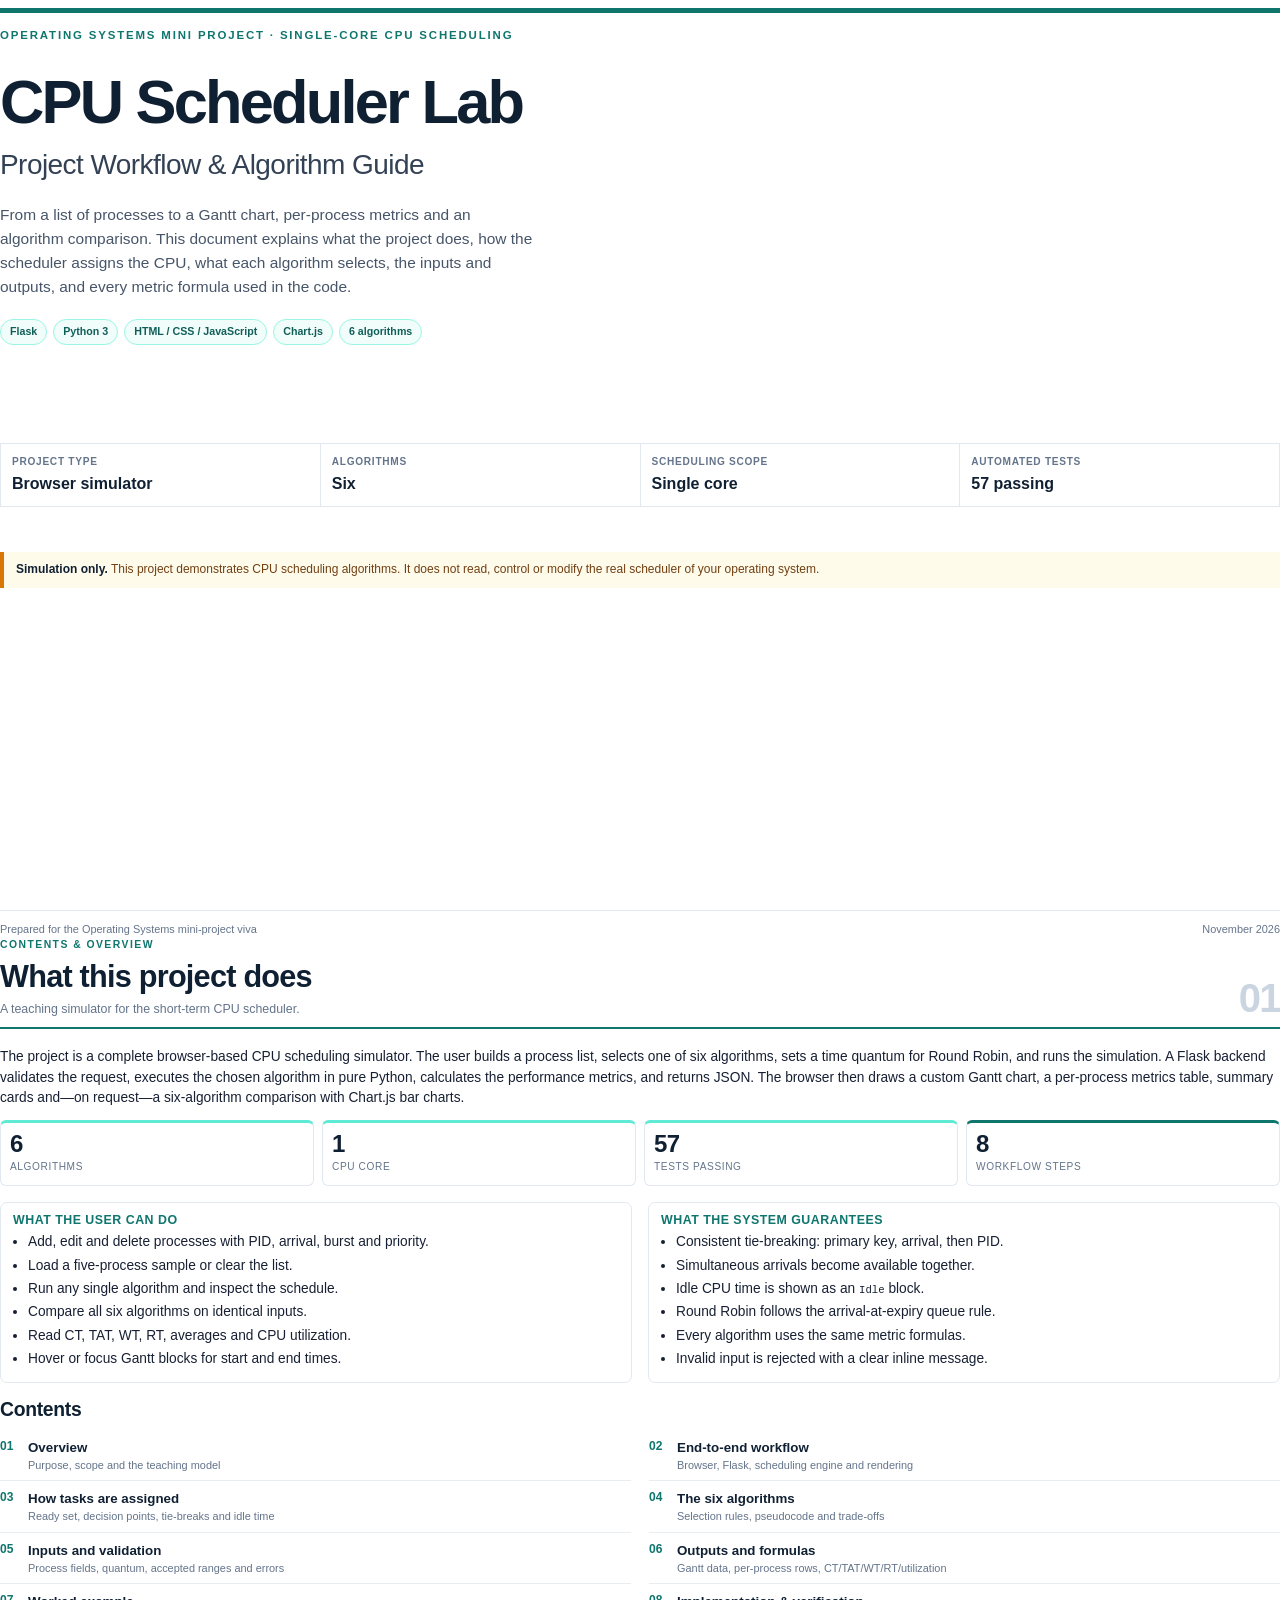
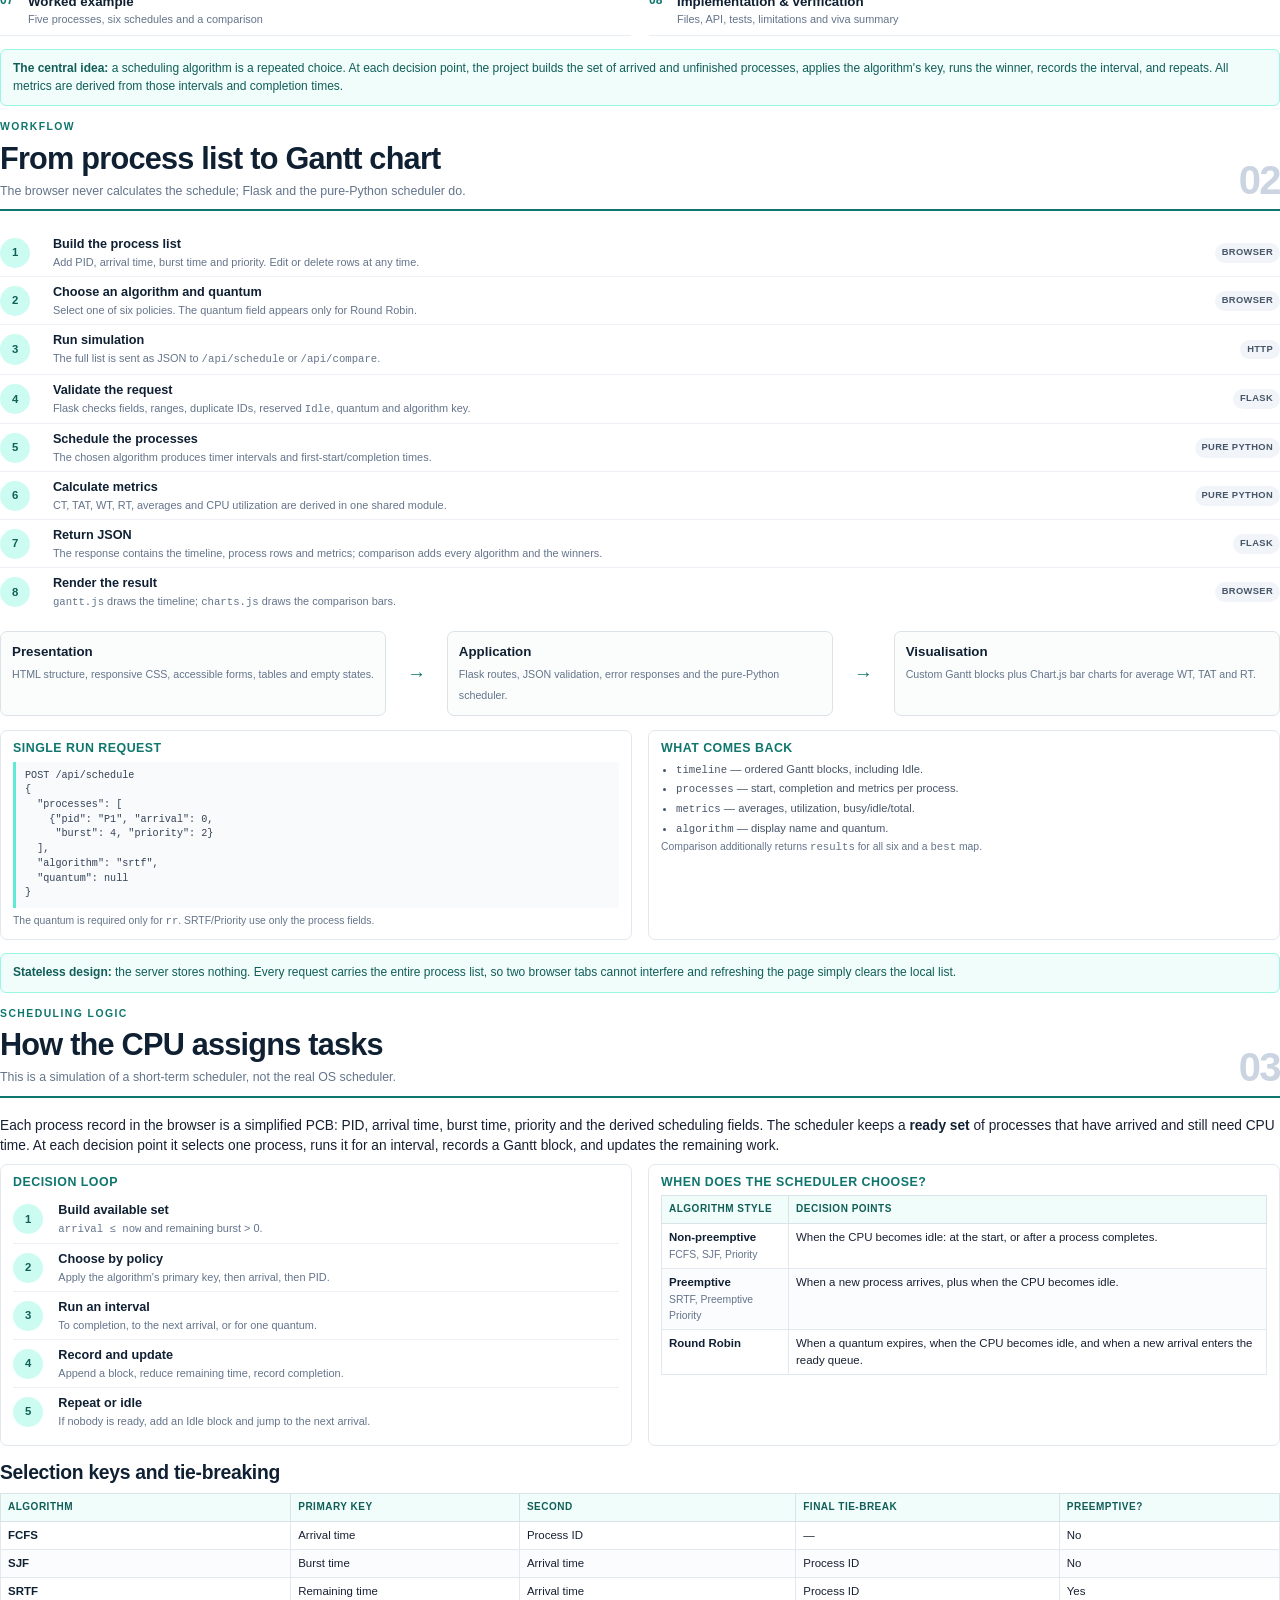
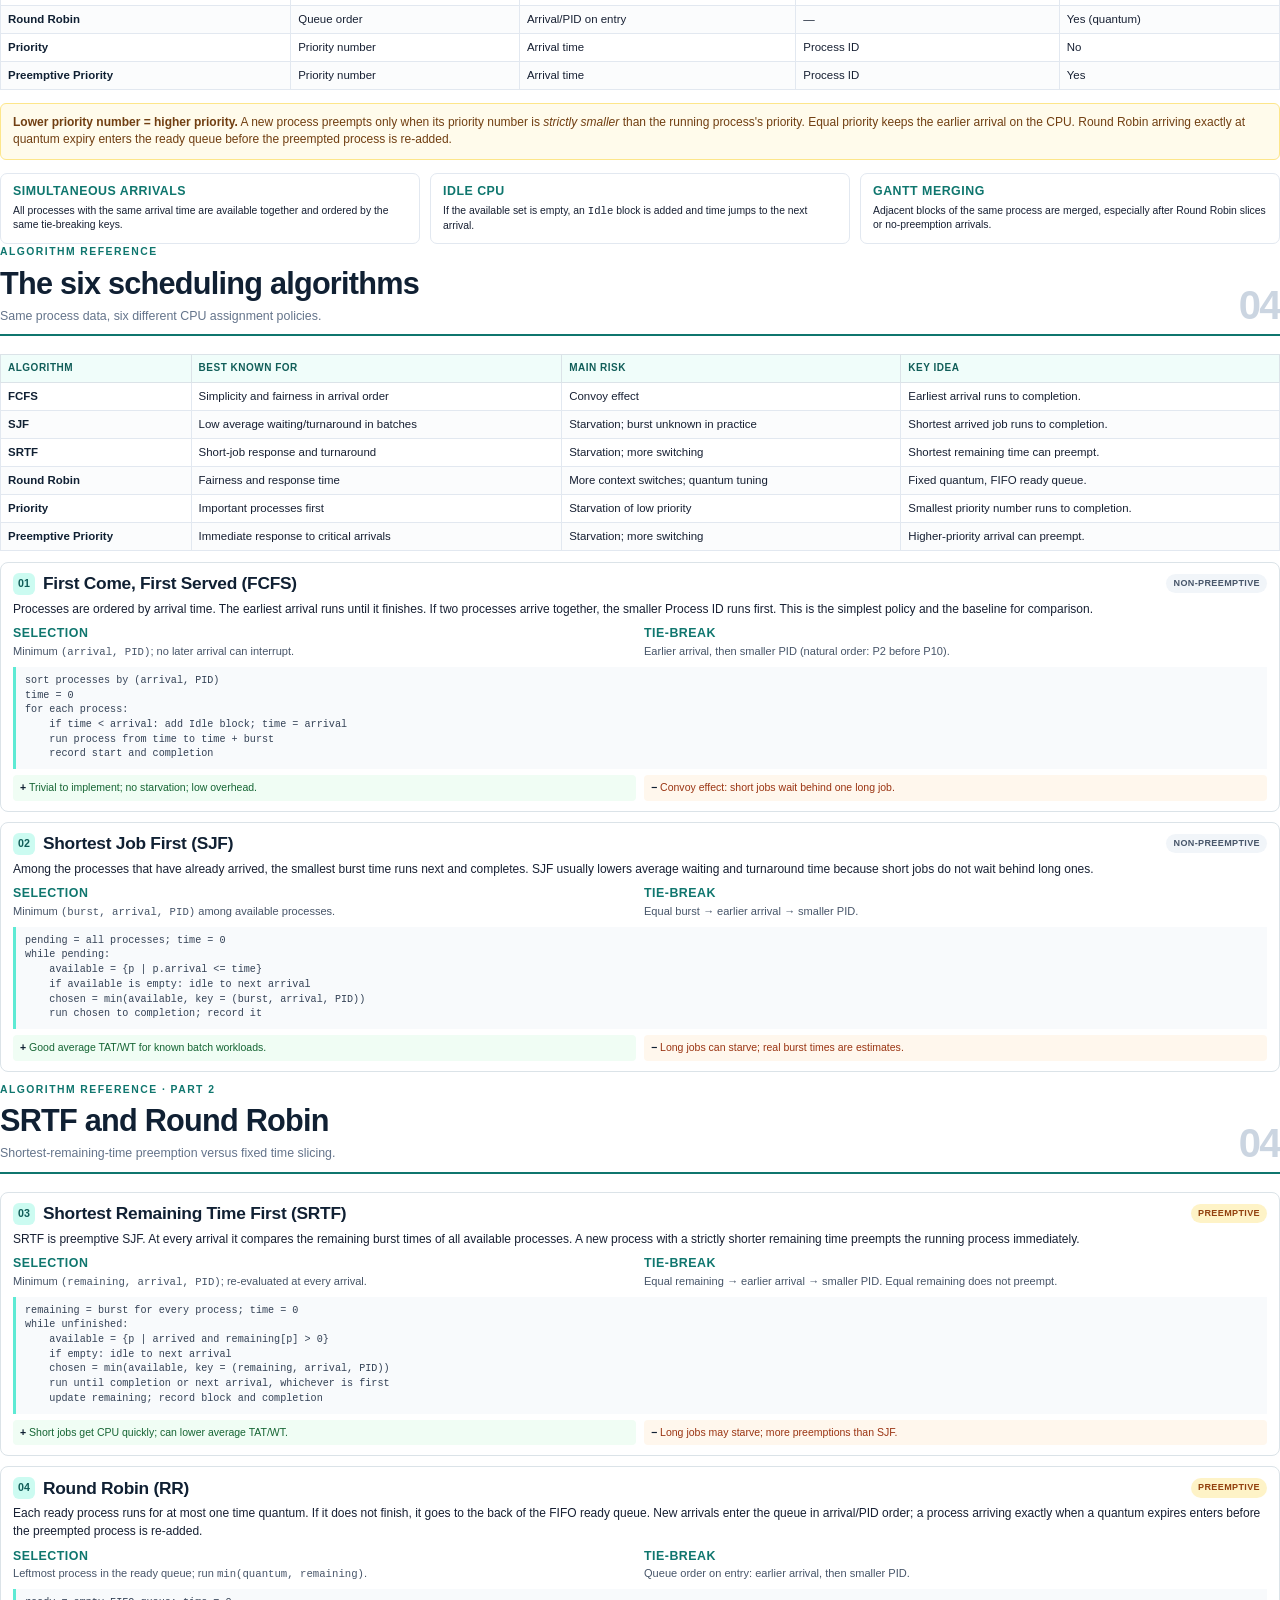
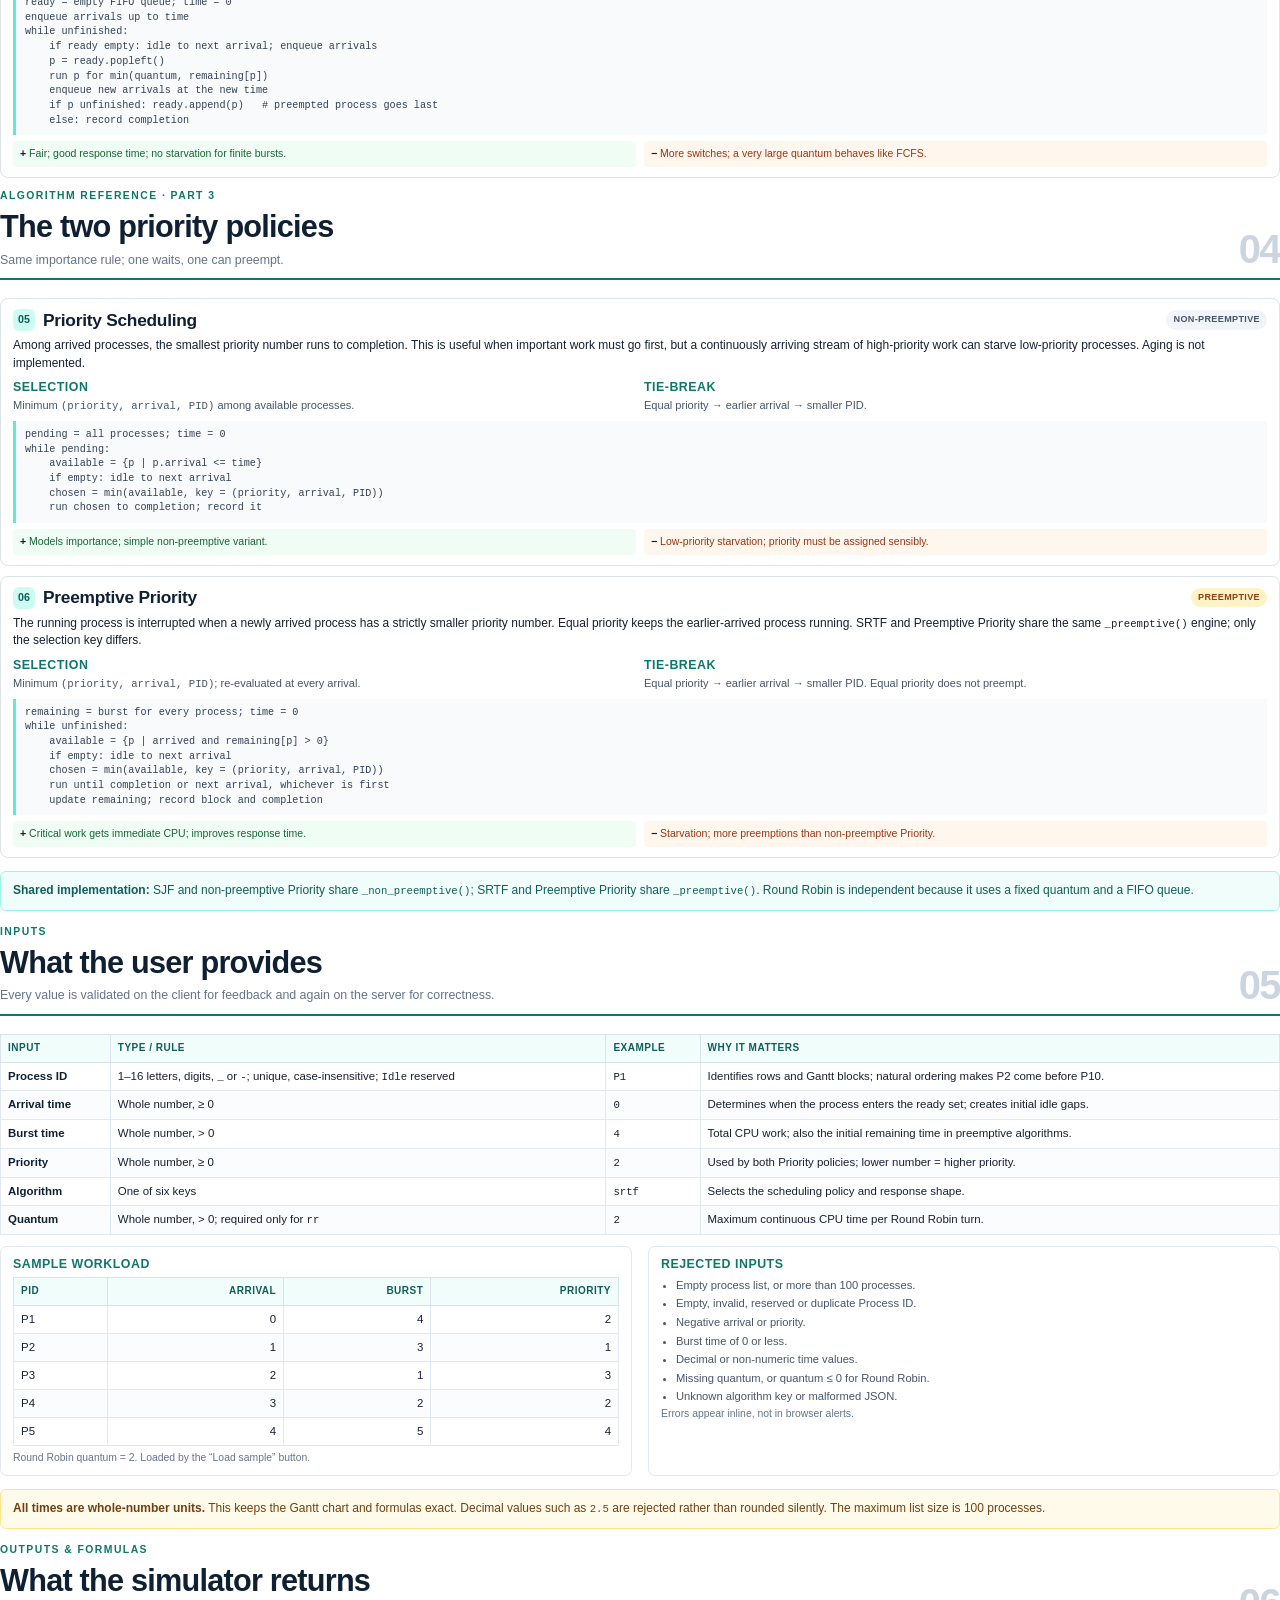
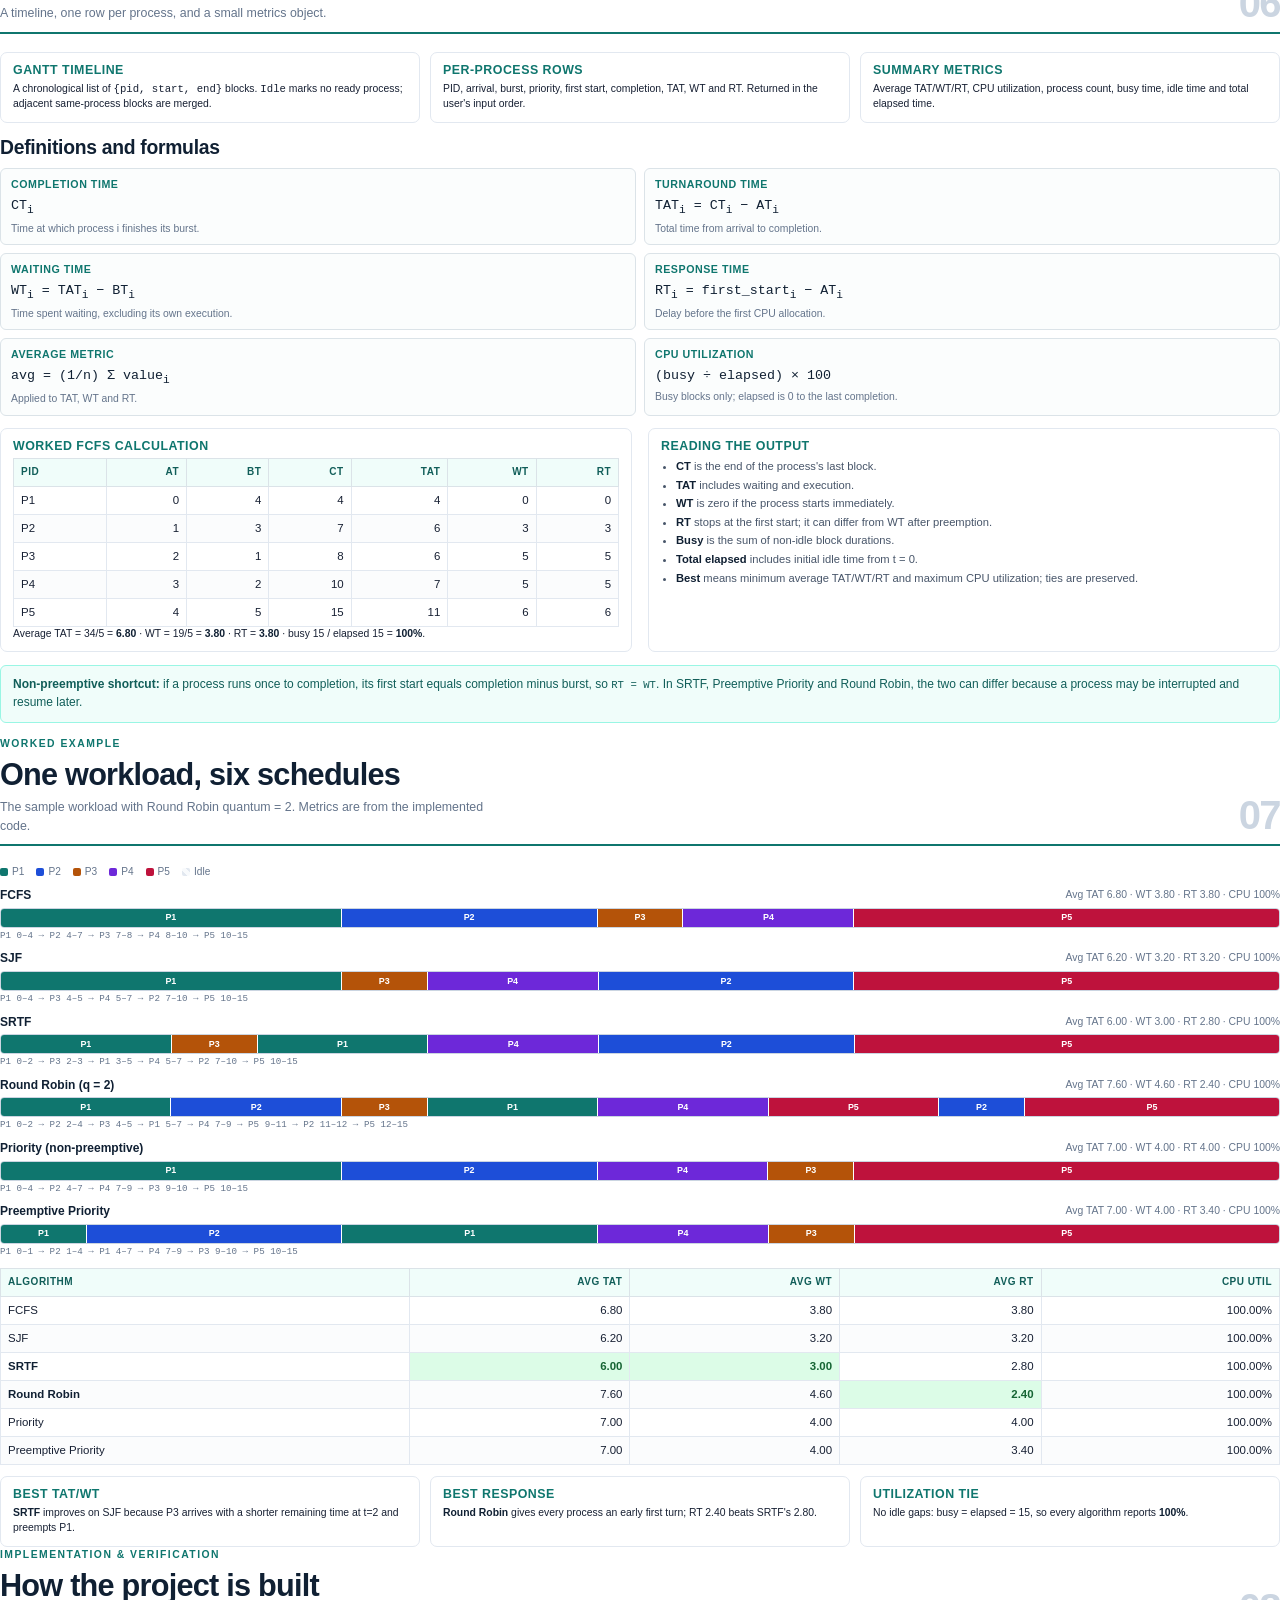
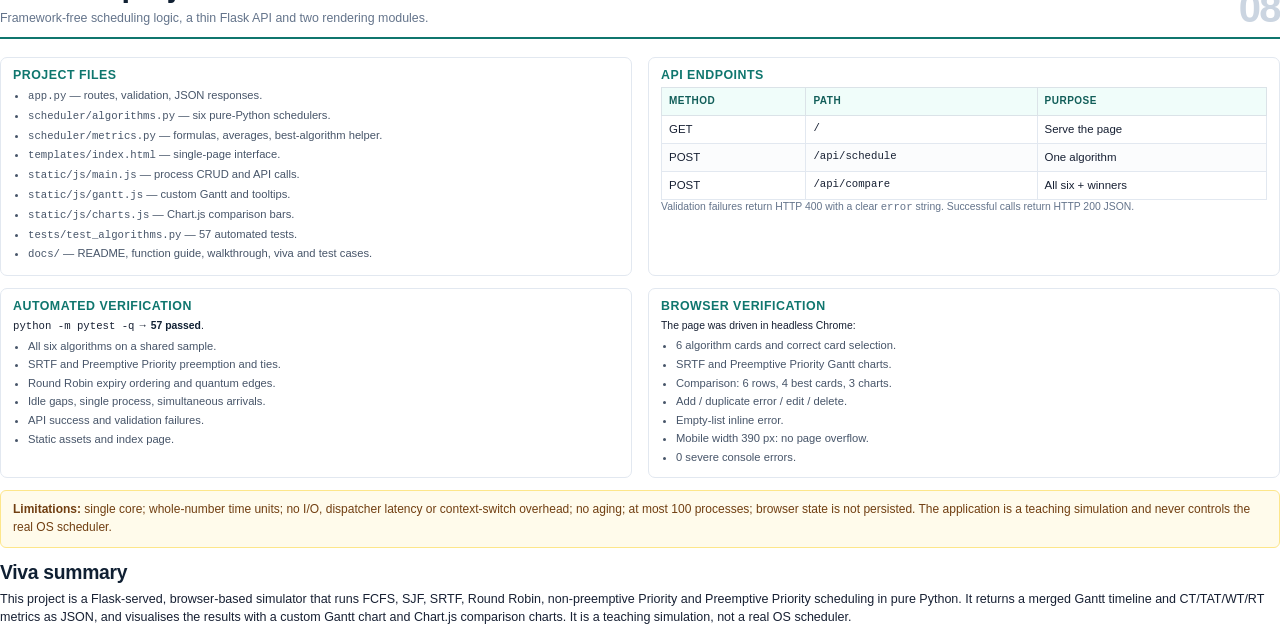
<file: docs/CPU_Scheduler_Project_Workflow.html>
<!DOCTYPE html>
<html lang="en">
<head>
<meta charset="UTF-8">
<title>CPU Scheduler Lab — Project Workflow</title>
<style>
    @page {
        size: A4;
        margin: 17mm 16mm 17mm 16mm;
    }

    * { box-sizing: border-box; }

    html, body {
        margin: 0;
        padding: 0;
        background: #ffffff;
        color: #172033;
        font-family: "Segoe UI", "Helvetica Neue", Arial, sans-serif;
        font-size: 10.3pt;
        line-height: 1.48;
        -webkit-print-color-adjust: exact;
        print-color-adjust: exact;
    }

    h1, h2, h3, h4, p { margin-top: 0; }
    h1, h2, h3, h4 { color: #102033; line-height: 1.18; }
    h2 { font-size: 23pt; letter-spacing: -0.025em; margin-bottom: 6px; }
    h3 { font-size: 14.5pt; letter-spacing: -0.015em; margin-bottom: 5px; }
    h4 { font-size: 9.3pt; letter-spacing: 0.04em; text-transform: uppercase; color: #0f766e; margin: 0 0 3px; }
    p { margin-bottom: 8px; }
    strong { color: #102033; }
    code, pre { font-family: "Cascadia Code", Consolas, "Courier New", monospace; }

    .muted { color: #64748b; }
    .small { font-size: 8.7pt; }
    .tiny { font-size: 7.8pt; line-height: 1.4; }
    .teal { color: #0f766e; }
    .amber { color: #b45309; }
    .nowrap { white-space: nowrap; }

    .new-page { break-before: page; }
    .avoid { break-inside: avoid; }
    .section-head {
        display: flex;
        align-items: flex-end;
        justify-content: space-between;
        gap: 18px;
        border-bottom: 2px solid #0f766e;
        padding-bottom: 9px;
        margin-bottom: 18px;
    }
    .section-head .left { max-width: 132mm; }
    .section-kicker {
        display: block;
        color: #0f766e;
        font-size: 7.8pt;
        font-weight: 800;
        letter-spacing: 0.14em;
        text-transform: uppercase;
        margin-bottom: 5px;
    }
    .section-head p { margin: 0; color: #64748b; font-size: 9.3pt; }
    .section-number {
        color: #cbd5e1;
        font-size: 30pt;
        font-weight: 800;
        letter-spacing: -0.04em;
        line-height: 1;
        white-space: nowrap;
    }

    /* Cover */
    .cover {
        height: 248mm;
        display: flex;
        flex-direction: column;
        justify-content: space-between;
        padding: 2mm 0 0;
    }
    .cover-top {
        border-top: 5px solid #0f766e;
        padding-top: 14px;
    }
    .cover-eyebrow {
        color: #0f766e;
        font-size: 8.6pt;
        font-weight: 800;
        letter-spacing: 0.16em;
        text-transform: uppercase;
        margin-bottom: 28px;
    }
    .cover h1 {
        font-size: 46pt;
        letter-spacing: -0.045em;
        line-height: 0.98;
        margin-bottom: 12px;
    }
    .cover .subtitle {
        font-size: 21pt;
        font-weight: 300;
        letter-spacing: -0.02em;
        color: #334155;
        margin-bottom: 18px;
    }
    .cover .intro {
        max-width: 142mm;
        color: #475569;
        font-size: 11.6pt;
        line-height: 1.55;
    }
    .cover-chips { display: flex; flex-wrap: wrap; gap: 6px; margin-top: 20px; }
    .chip {
        display: inline-block;
        padding: 4px 9px;
        border: 1px solid #99f6e4;
        border-radius: 999px;
        background: #f0fdfa;
        color: #115e59;
        font-size: 8pt;
        font-weight: 700;
    }
    .cover-mid { margin-top: 26mm; }
    .cover-meta {
        display: grid;
        grid-template-columns: repeat(4, 1fr);
        gap: 1px;
        border: 1px solid #e2e8f0;
        background: #e2e8f0;
        margin-top: 15mm;
    }
    .cover-meta div { background: #ffffff; padding: 10px 11px; }
    .cover-meta span {
        display: block;
        color: #64748b;
        font-size: 7.6pt;
        font-weight: 800;
        letter-spacing: 0.07em;
        text-transform: uppercase;
        margin-bottom: 3px;
    }
    .cover-meta strong { font-size: 12pt; }
    .disclaimer {
        margin-top: 12mm;
        padding: 9px 12px;
        border-left: 4px solid #d97706;
        background: #fffbeb;
        color: #713f12;
        font-size: 9pt;
    }
    .cover-bottom {
        border-top: 1px solid #e2e8f0;
        padding-top: 10px;
        display: flex;
        justify-content: space-between;
        gap: 20px;
        color: #64748b;
        font-size: 8.2pt;
    }

    /* Contents */
    .toc {
        display: grid;
        grid-template-columns: 1fr 1fr;
        gap: 0 18px;
        margin-top: 8px;
    }
    .toc-item {
        display: flex;
        gap: 10px;
        padding: 8px 0;
        border-bottom: 1px solid #e8edf2;
        break-inside: avoid;
    }
    .toc-num { color: #0f766e; font-weight: 800; font-size: 9pt; width: 18px; flex-shrink: 0; }
    .toc-item strong { display: block; font-size: 10pt; }
    .toc-item span { display: block; color: #64748b; font-size: 8.2pt; line-height: 1.35; }
    .callout {
        margin: 13px 0;
        padding: 10px 12px;
        border: 1px solid #99f6e4;
        border-radius: 6px;
        background: #f0fdfa;
        color: #115e59;
        font-size: 9pt;
    }
    .callout strong { color: #115e59; }
    .callout.amber {
        border-color: #fde68a;
        background: #fffbeb;
        color: #713f12;
    }
    .callout.amber strong { color: #713f12; }

    .stat-grid { display: grid; grid-template-columns: repeat(4, 1fr); gap: 8px; margin: 12px 0 16px; }
    .stat {
        border: 1px solid #e2e8f0;
        border-top: 3px solid #5eead4;
        border-radius: 6px;
        padding: 8px 9px;
        background: #ffffff;
    }
    .stat strong { display: block; font-size: 18pt; letter-spacing: -0.03em; line-height: 1.05; }
    .stat span { color: #64748b; font-size: 7.6pt; text-transform: uppercase; letter-spacing: 0.06em; }
    .stat.accent { border-top-color: #0f766e; }

    /* Pipelines */
    .pipeline { margin: 8px 0 10px; }
    .pipe-row {
        display: grid;
        grid-template-columns: 10mm 1fr 34mm;
        gap: 4mm;
        align-items: center;
        padding: 6px 0;
        border-bottom: 1px solid #edf1f5;
        break-inside: avoid;
    }
    .pipe-row:last-child { border-bottom: none; }
    .pipe-num {
        width: 8mm;
        height: 8mm;
        border-radius: 50%;
        background: #ccfbf1;
        color: #115e59;
        font-weight: 800;
        font-size: 8.5pt;
        display: flex;
        align-items: center;
        justify-content: center;
    }
    .pipe-row strong { display: block; font-size: 9.5pt; }
    .pipe-row p { margin: 0; color: #64748b; font-size: 8.2pt; }
    .pipe-tag {
        justify-self: end;
        padding: 3px 7px;
        border-radius: 999px;
        background: #f1f5f9;
        color: #475569;
        font-size: 7pt;
        font-weight: 800;
        letter-spacing: 0.04em;
        text-transform: uppercase;
    }

    .layers {
        display: grid;
        grid-template-columns: 1fr 16mm 1fr 16mm 1fr;
        gap: 0;
        align-items: stretch;
        margin: 14px 0;
        break-inside: avoid;
    }
    .layer {
        border: 1px solid #dbe3e8;
        border-radius: 7px;
        padding: 10px 11px;
        background: #fbfdfd;
    }
    .layer strong { display: block; font-size: 10pt; margin-bottom: 3px; }
    .layer span { color: #64748b; font-size: 8pt; line-height: 1.35; }
    .layer-arrow {
        display: flex;
        align-items: center;
        justify-content: center;
        color: #0f766e;
        font-size: 14pt;
        font-weight: 700;
    }

    .two-col { display: grid; grid-template-columns: 1fr 1fr; gap: 16px; }
    .three-col { display: grid; grid-template-columns: repeat(3, 1fr); gap: 10px; }
    .panel {
        border: 1px solid #e2e8f0;
        border-radius: 7px;
        padding: 10px 12px;
        background: #ffffff;
        break-inside: avoid;
    }
    .panel h4 { margin-bottom: 5px; }
    .panel p:last-child, .panel ul:last-child { margin-bottom: 0; }
    .panel ul { margin: 4px 0 0 15px; padding: 0; }
    .panel li { margin-bottom: 3px; }

    /* Tables */
    table {
        width: 100%;
        border-collapse: collapse;
        margin: 8px 0 11px;
        font-size: 8.6pt;
        break-inside: avoid;
    }
    th {
        background: #f0fdfa;
        color: #115e59;
        font-size: 7.5pt;
        letter-spacing: 0.05em;
        text-transform: uppercase;
        text-align: left;
        padding: 6px 7px;
        border: 1px solid #dbe3e8;
    }
    td { padding: 5px 7px; border: 1px solid #e2e8f0; vertical-align: top; }
    tbody tr:nth-child(even) td { background: #fbfcfd; }
    td.num, th.num { text-align: right; font-variant-numeric: tabular-nums; }
    .best { background: #dcfce7 !important; color: #166534; font-weight: 700; }
    .mono { font-family: "Cascadia Code", Consolas, monospace; font-size: 8pt; }

    /* Algorithms */
    .algo-block {
        border: 1px solid #dbe3e8;
        border-radius: 8px;
        padding: 10px 12px;
        margin-bottom: 10px;
        background: #ffffff;
        break-inside: avoid;
    }
    .algo-head {
        display: flex;
        align-items: center;
        gap: 8px;
        margin-bottom: 6px;
    }
    .algo-num {
        display: inline-flex;
        align-items: center;
        justify-content: center;
        width: 22px;
        height: 22px;
        border-radius: 6px;
        background: #ccfbf1;
        color: #115e59;
        font-size: 8pt;
        font-weight: 800;
    }
    .algo-head h3 { margin: 0; font-size: 13pt; }
    .algo-type {
        margin-left: auto;
        padding: 3px 7px;
        border-radius: 999px;
        background: #fef3c7;
        color: #92400e;
        font-size: 6.8pt;
        font-weight: 800;
        letter-spacing: 0.04em;
        text-transform: uppercase;
        white-space: nowrap;
    }
    .algo-type.nonpreemptive { background: #f1f5f9; color: #475569; }
    .algo-block p { font-size: 9pt; }
    .algo-meta { display: grid; grid-template-columns: 1fr 1fr; gap: 8px; margin: 6px 0; }
    .algo-meta h4 { margin-bottom: 2px; }
    .algo-meta p { margin: 0; color: #475569; font-size: 8.3pt; }
    pre {
        margin: 6px 0;
        padding: 7px 9px;
        border-left: 3px solid #5eead4;
        background: #f8fafc;
        color: #334155;
        font-size: 7.6pt;
        line-height: 1.45;
        white-space: pre-wrap;
        break-inside: avoid;
    }
    .tradeoff { display: grid; grid-template-columns: 1fr 1fr; gap: 8px; margin-top: 5px; }
    .tradeoff div { padding: 5px 7px; border-radius: 4px; font-size: 7.9pt; }
    .tradeoff .plus { background: #f0fdf4; color: #166534; }
    .tradeoff .minus { background: #fff7ed; color: #9a3412; }

    /* Gantt */
    .schedule { margin-bottom: 8px; break-inside: avoid; }
    .schedule-title { display: flex; justify-content: space-between; gap: 10px; margin-bottom: 3px; }
    .schedule-title strong { font-size: 9pt; }
    .schedule-title span { color: #64748b; font-size: 7.8pt; }
    .gantt {
        display: flex;
        height: 20px;
        border: 1px solid #cbd5e1;
        border-radius: 4px;
        overflow: hidden;
        background: #f8fafc;
    }
    .gantt div {
        display: flex;
        align-items: center;
        justify-content: center;
        color: #ffffff;
        font-size: 6.7pt;
        font-weight: 700;
        border-right: 1px solid #ffffff;
        flex-basis: 0;
        min-width: 12px;
        overflow: hidden;
        white-space: nowrap;
    }
    .gantt div:last-child { border-right: none; }
    .p1 { background: #0f766e; }
    .p2 { background: #1d4ed8; }
    .p3 { background: #b45309; }
    .p4 { background: #6d28d9; }
    .p5 { background: #be123c; }
    .idle { background: repeating-linear-gradient(45deg, #e2e8f0, #e2e8f0 4px, #f8fafc 4px, #f8fafc 8px) !important; color: #475569 !important; }
    .timeline-text {
        margin-top: 2px;
        color: #64748b;
        font-family: "Cascadia Code", Consolas, monospace;
        font-size: 6.9pt;
        line-height: 1.35;
    }

    /* Misc */
    .formula-grid { display: grid; grid-template-columns: 1fr 1fr; gap: 8px; margin: 8px 0 12px; }
    .formula {
        border: 1px solid #dbe3e8;
        border-radius: 6px;
        padding: 8px 10px;
        background: #fbfdfd;
        break-inside: avoid;
    }
    .formula strong { display: block; color: #0f766e; font-size: 8pt; letter-spacing: 0.05em; text-transform: uppercase; margin-bottom: 2px; }
    .formula code { font-size: 10pt; color: #102033; }
    .formula span { display: block; color: #64748b; font-size: 7.8pt; margin-top: 3px; }
    .legend { display: flex; flex-wrap: wrap; gap: 4px 12px; margin: 4px 0 8px; }
    .legend span { display: inline-flex; align-items: center; gap: 4px; color: #64748b; font-size: 7.6pt; }
    .dot { width: 8px; height: 8px; border-radius: 2px; display: inline-block; }
    .footer-note {
        margin-top: 12px;
        padding-top: 7px;
        border-top: 1px solid #e2e8f0;
        color: #94a3b8;
        font-size: 7.4pt;
    }
    .source-list { margin: 5px 0 0 15px; padding: 0; color: #475569; font-size: 8.4pt; }
    .source-list li { margin-bottom: 2px; }
    .keep-together { break-inside: avoid; }
</style>
</head>
<body>

<!-- ============================== COVER ============================== -->
<section class="cover">
    <div>
        <div class="cover-top">
            <div class="cover-eyebrow">Operating Systems Mini Project · Single-Core CPU Scheduling</div>
            <h1>CPU Scheduler Lab</h1>
            <div class="subtitle">Project Workflow &amp; Algorithm Guide</div>
            <p class="intro">
                From a list of processes to a Gantt chart, per-process metrics and an algorithm comparison.
                This document explains what the project does, how the scheduler assigns the CPU, what each
                algorithm selects, the inputs and outputs, and every metric formula used in the code.
            </p>
            <div class="cover-chips">
                <span class="chip">Flask</span>
                <span class="chip">Python 3</span>
                <span class="chip">HTML / CSS / JavaScript</span>
                <span class="chip">Chart.js</span>
                <span class="chip">6 algorithms</span>
            </div>
        </div>

        <div class="cover-mid">
            <div class="cover-meta">
                <div><span>Project type</span><strong>Browser simulator</strong></div>
                <div><span>Algorithms</span><strong>Six</strong></div>
                <div><span>Scheduling scope</span><strong>Single core</strong></div>
                <div><span>Automated tests</span><strong>57 passing</strong></div>
            </div>
            <div class="disclaimer">
                <strong>Simulation only.</strong> This project demonstrates CPU scheduling algorithms.
                It does not read, control or modify the real scheduler of your operating system.
            </div>
        </div>
    </div>

    <div class="cover-bottom">
        <span>Prepared for the Operating Systems mini-project viva</span>
        <span>November 2026</span>
    </div>
</section>

<!-- ============================ CONTENTS ============================= -->
<section class="new-page">
    <div class="section-head">
        <div class="left">
            <span class="section-kicker">Contents &amp; overview</span>
            <h2>What this project does</h2>
            <p>A teaching simulator for the short-term CPU scheduler.</p>
        </div>
        <div class="section-number">01</div>
    </div>

    <p>
        The project is a complete browser-based CPU scheduling simulator. The user builds a process list,
        selects one of six algorithms, sets a time quantum for Round Robin, and runs the simulation.
        A Flask backend validates the request, executes the chosen algorithm in pure Python, calculates
        the performance metrics, and returns JSON. The browser then draws a custom Gantt chart, a
        per-process metrics table, summary cards and—on request—a six-algorithm comparison with Chart.js
        bar charts.
    </p>

    <div class="stat-grid">
        <div class="stat"><strong>6</strong><span>algorithms</span></div>
        <div class="stat"><strong>1</strong><span>CPU core</span></div>
        <div class="stat"><strong>57</strong><span>tests passing</span></div>
        <div class="stat accent"><strong>8</strong><span>workflow steps</span></div>
    </div>

    <div class="two-col">
        <div class="panel">
            <h4>What the user can do</h4>
            <ul>
                <li>Add, edit and delete processes with PID, arrival, burst and priority.</li>
                <li>Load a five-process sample or clear the list.</li>
                <li>Run any single algorithm and inspect the schedule.</li>
                <li>Compare all six algorithms on identical inputs.</li>
                <li>Read CT, TAT, WT, RT, averages and CPU utilization.</li>
                <li>Hover or focus Gantt blocks for start and end times.</li>
            </ul>
        </div>
        <div class="panel">
            <h4>What the system guarantees</h4>
            <ul>
                <li>Consistent tie-breaking: primary key, arrival, then PID.</li>
                <li>Simultaneous arrivals become available together.</li>
                <li>Idle CPU time is shown as an <span class="mono">Idle</span> block.</li>
                <li>Round Robin follows the arrival-at-expiry queue rule.</li>
                <li>Every algorithm uses the same metric formulas.</li>
                <li>Invalid input is rejected with a clear inline message.</li>
            </ul>
        </div>
    </div>

    <h3 style="margin-top:16px;">Contents</h3>
    <div class="toc">
        <div class="toc-item"><div class="toc-num">01</div><div><strong>Overview</strong><span>Purpose, scope and the teaching model</span></div></div>
        <div class="toc-item"><div class="toc-num">02</div><div><strong>End-to-end workflow</strong><span>Browser, Flask, scheduling engine and rendering</span></div></div>
        <div class="toc-item"><div class="toc-num">03</div><div><strong>How tasks are assigned</strong><span>Ready set, decision points, tie-breaks and idle time</span></div></div>
        <div class="toc-item"><div class="toc-num">04</div><div><strong>The six algorithms</strong><span>Selection rules, pseudocode and trade-offs</span></div></div>
        <div class="toc-item"><div class="toc-num">05</div><div><strong>Inputs and validation</strong><span>Process fields, quantum, accepted ranges and errors</span></div></div>
        <div class="toc-item"><div class="toc-num">06</div><div><strong>Outputs and formulas</strong><span>Gantt data, per-process rows, CT/TAT/WT/RT/utilization</span></div></div>
        <div class="toc-item"><div class="toc-num">07</div><div><strong>Worked example</strong><span>Five processes, six schedules and a comparison</span></div></div>
        <div class="toc-item"><div class="toc-num">08</div><div><strong>Implementation &amp; verification</strong><span>Files, API, tests, limitations and viva summary</span></div></div>
    </div>

    <div class="callout">
        <strong>The central idea:</strong> a scheduling algorithm is a repeated choice. At each decision point,
        the project builds the set of arrived and unfinished processes, applies the algorithm's key, runs the
        winner, records the interval, and repeats. All metrics are derived from those intervals and completion times.
    </div>
</section>

<!-- ============================== WORKFLOW ============================ -->
<section class="new-page">
    <div class="section-head">
        <div class="left">
            <span class="section-kicker">Workflow</span>
            <h2>From process list to Gantt chart</h2>
            <p>The browser never calculates the schedule; Flask and the pure-Python scheduler do.</p>
        </div>
        <div class="section-number">02</div>
    </div>

    <div class="pipeline">
        <div class="pipe-row"><div class="pipe-num">1</div><div><strong>Build the process list</strong><p>Add PID, arrival time, burst time and priority. Edit or delete rows at any time.</p></div><div class="pipe-tag">Browser</div></div>
        <div class="pipe-row"><div class="pipe-num">2</div><div><strong>Choose an algorithm and quantum</strong><p>Select one of six policies. The quantum field appears only for Round Robin.</p></div><div class="pipe-tag">Browser</div></div>
        <div class="pipe-row"><div class="pipe-num">3</div><div><strong>Run simulation</strong><p>The full list is sent as JSON to <span class="mono">/api/schedule</span> or <span class="mono">/api/compare</span>.</p></div><div class="pipe-tag">HTTP</div></div>
        <div class="pipe-row"><div class="pipe-num">4</div><div><strong>Validate the request</strong><p>Flask checks fields, ranges, duplicate IDs, reserved <span class="mono">Idle</span>, quantum and algorithm key.</p></div><div class="pipe-tag">Flask</div></div>
        <div class="pipe-row"><div class="pipe-num">5</div><div><strong>Schedule the processes</strong><p>The chosen algorithm produces timer intervals and first-start/completion times.</p></div><div class="pipe-tag">Pure Python</div></div>
        <div class="pipe-row"><div class="pipe-num">6</div><div><strong>Calculate metrics</strong><p>CT, TAT, WT, RT, averages and CPU utilization are derived in one shared module.</p></div><div class="pipe-tag">Pure Python</div></div>
        <div class="pipe-row"><div class="pipe-num">7</div><div><strong>Return JSON</strong><p>The response contains the timeline, process rows and metrics; comparison adds every algorithm and the winners.</p></div><div class="pipe-tag">Flask</div></div>
        <div class="pipe-row"><div class="pipe-num">8</div><div><strong>Render the result</strong><p><span class="mono">gantt.js</span> draws the timeline; <span class="mono">charts.js</span> draws the comparison bars.</p></div><div class="pipe-tag">Browser</div></div>
    </div>

    <div class="layers avoid">
        <div class="layer"><strong>Presentation</strong><span>HTML structure, responsive CSS, accessible forms, tables and empty states.</span></div>
        <div class="layer-arrow">→</div>
        <div class="layer"><strong>Application</strong><span>Flask routes, JSON validation, error responses and the pure-Python scheduler.</span></div>
        <div class="layer-arrow">→</div>
        <div class="layer"><strong>Visualisation</strong><span>Custom Gantt blocks plus Chart.js bar charts for average WT, TAT and RT.</span></div>
    </div>

    <div class="two-col">
        <div class="panel">
            <h4>Single run request</h4>
            <pre>POST /api/schedule
{
  "processes": [
    {"pid": "P1", "arrival": 0,
     "burst": 4, "priority": 2}
  ],
  "algorithm": "srtf",
  "quantum": null
}</pre>
            <p class="tiny muted">The quantum is required only for <span class="mono">rr</span>. SRTF/Priority use only the process fields.</p>
        </div>
        <div class="panel">
            <h4>What comes back</h4>
            <ul class="source-list">
                <li><span class="mono">timeline</span> — ordered Gantt blocks, including Idle.</li>
                <li><span class="mono">processes</span> — start, completion and metrics per process.</li>
                <li><span class="mono">metrics</span> — averages, utilization, busy/idle/total.</li>
                <li><span class="mono">algorithm</span> — display name and quantum.</li>
            </ul>
            <p class="tiny muted">Comparison additionally returns <span class="mono">results</span> for all six and a <span class="mono">best</span> map.</p>
        </div>
    </div>

    <div class="callout">
        <strong>Stateless design:</strong> the server stores nothing. Every request carries the entire process list,
        so two browser tabs cannot interfere and refreshing the page simply clears the local list.
    </div>
</section>

<!-- ========================= HOW TASKS ARE ASSIGNED ================== -->
<section class="new-page">
    <div class="section-head">
        <div class="left">
            <span class="section-kicker">Scheduling logic</span>
            <h2>How the CPU assigns tasks</h2>
            <p>This is a simulation of a short-term scheduler, not the real OS scheduler.</p>
        </div>
        <div class="section-number">03</div>
    </div>

    <p>
        Each process record in the browser is a simplified PCB: PID, arrival time, burst time, priority and
        the derived scheduling fields. The scheduler keeps a <strong>ready set</strong> of processes that have
        arrived and still need CPU time. At each decision point it selects one process, runs it for an interval,
        records a Gantt block, and updates the remaining work.
    </p>

    <div class="two-col">
        <div class="panel">
            <h4>Decision loop</h4>
            <div class="pipeline" style="margin:0;">
                <div class="pipe-row" style="grid-template-columns:8mm 1fr;"><div class="pipe-num">1</div><div><strong>Build available set</strong><p><span class="mono">arrival ≤ now</span> and remaining burst &gt; 0.</p></div></div>
                <div class="pipe-row" style="grid-template-columns:8mm 1fr;"><div class="pipe-num">2</div><div><strong>Choose by policy</strong><p>Apply the algorithm's primary key, then arrival, then PID.</p></div></div>
                <div class="pipe-row" style="grid-template-columns:8mm 1fr;"><div class="pipe-num">3</div><div><strong>Run an interval</strong><p>To completion, to the next arrival, or for one quantum.</p></div></div>
                <div class="pipe-row" style="grid-template-columns:8mm 1fr;"><div class="pipe-num">4</div><div><strong>Record and update</strong><p>Append a block, reduce remaining time, record completion.</p></div></div>
                <div class="pipe-row" style="grid-template-columns:8mm 1fr;"><div class="pipe-num">5</div><div><strong>Repeat or idle</strong><p>If nobody is ready, add an Idle block and jump to the next arrival.</p></div></div>
            </div>
        </div>

        <div class="panel">
            <h4>When does the scheduler choose?</h4>
            <table style="margin:0;">
                <thead><tr><th>Algorithm style</th><th>Decision points</th></tr></thead>
                <tbody>
                    <tr><td><strong>Non-preemptive</strong><br><span class="tiny muted">FCFS, SJF, Priority</span></td><td>When the CPU becomes idle: at the start, or after a process completes.</td></tr>
                    <tr><td><strong>Preemptive</strong><br><span class="tiny muted">SRTF, Preemptive Priority</span></td><td>When a new process arrives, plus when the CPU becomes idle.</td></tr>
                    <tr><td><strong>Round Robin</strong></td><td>When a quantum expires, when the CPU becomes idle, and when a new arrival enters the ready queue.</td></tr>
                </tbody>
            </table>
        </div>
    </div>

    <h3 style="margin-top:16px;">Selection keys and tie-breaking</h3>
    <table>
        <thead><tr><th>Algorithm</th><th>Primary key</th><th>Second</th><th>Final tie-break</th><th>Preemptive?</th></tr></thead>
        <tbody>
            <tr><td><strong>FCFS</strong></td><td>Arrival time</td><td>Process ID</td><td>—</td><td>No</td></tr>
            <tr><td><strong>SJF</strong></td><td>Burst time</td><td>Arrival time</td><td>Process ID</td><td>No</td></tr>
            <tr><td><strong>SRTF</strong></td><td>Remaining time</td><td>Arrival time</td><td>Process ID</td><td>Yes</td></tr>
            <tr><td><strong>Round Robin</strong></td><td>Queue order</td><td>Arrival/PID on entry</td><td>—</td><td>Yes (quantum)</td></tr>
            <tr><td><strong>Priority</strong></td><td>Priority number</td><td>Arrival time</td><td>Process ID</td><td>No</td></tr>
            <tr><td><strong>Preemptive Priority</strong></td><td>Priority number</td><td>Arrival time</td><td>Process ID</td><td>Yes</td></tr>
        </tbody>
    </table>

    <div class="callout amber">
        <strong>Lower priority number = higher priority.</strong> A new process preempts only when its priority
        number is <em>strictly smaller</em> than the running process's priority. Equal priority keeps the earlier
        arrival on the CPU. Round Robin arriving exactly at quantum expiry enters the ready queue before the
        preempted process is re-added.
    </div>

    <div class="three-col">
        <div class="panel"><h4>Simultaneous arrivals</h4><p class="tiny">All processes with the same arrival time are available together and ordered by the same tie-breaking keys.</p></div>
        <div class="panel"><h4>Idle CPU</h4><p class="tiny">If the available set is empty, an <span class="mono">Idle</span> block is added and time jumps to the next arrival.</p></div>
        <div class="panel"><h4>Gantt merging</h4><p class="tiny">Adjacent blocks of the same process are merged, especially after Round Robin slices or no-preemption arrivals.</p></div>
    </div>
</section>

<!-- ============================ ALGORITHMS ============================ -->
<section class="new-page">
    <div class="section-head">
        <div class="left">
            <span class="section-kicker">Algorithm reference</span>
            <h2>The six scheduling algorithms</h2>
            <p>Same process data, six different CPU assignment policies.</p>
        </div>
        <div class="section-number">04</div>
    </div>

    <table>
        <thead><tr><th>Algorithm</th><th>Best known for</th><th>Main risk</th><th>Key idea</th></tr></thead>
        <tbody>
            <tr><td><strong>FCFS</strong></td><td>Simplicity and fairness in arrival order</td><td>Convoy effect</td><td>Earliest arrival runs to completion.</td></tr>
            <tr><td><strong>SJF</strong></td><td>Low average waiting/turnaround in batches</td><td>Starvation; burst unknown in practice</td><td>Shortest arrived job runs to completion.</td></tr>
            <tr><td><strong>SRTF</strong></td><td>Short-job response and turnaround</td><td>Starvation; more switching</td><td>Shortest remaining time can preempt.</td></tr>
            <tr><td><strong>Round Robin</strong></td><td>Fairness and response time</td><td>More context switches; quantum tuning</td><td>Fixed quantum, FIFO ready queue.</td></tr>
            <tr><td><strong>Priority</strong></td><td>Important processes first</td><td>Starvation of low priority</td><td>Smallest priority number runs to completion.</td></tr>
            <tr><td><strong>Preemptive Priority</strong></td><td>Immediate response to critical arrivals</td><td>Starvation; more switching</td><td>Higher-priority arrival can preempt.</td></tr>
        </tbody>
    </table>

    <div class="algo-block">
        <div class="algo-head"><span class="algo-num">01</span><h3>First Come, First Served (FCFS)</h3><span class="algo-type nonpreemptive">Non-preemptive</span></div>
        <p>Processes are ordered by arrival time. The earliest arrival runs until it finishes. If two processes arrive together, the smaller Process ID runs first. This is the simplest policy and the baseline for comparison.</p>
        <div class="algo-meta">
            <div><h4>Selection</h4><p>Minimum <span class="mono">(arrival, PID)</span>; no later arrival can interrupt.</p></div>
            <div><h4>Tie-break</h4><p>Earlier arrival, then smaller PID (natural order: P2 before P10).</p></div>
        </div>
        <pre>sort processes by (arrival, PID)
time = 0
for each process:
    if time &lt; arrival: add Idle block; time = arrival
    run process from time to time + burst
    record start and completion</pre>
        <div class="tradeoff"><div class="plus"><strong>+</strong> Trivial to implement; no starvation; low overhead.</div><div class="minus"><strong>−</strong> Convoy effect: short jobs wait behind one long job.</div></div>
    </div>

    <div class="algo-block">
        <div class="algo-head"><span class="algo-num">02</span><h3>Shortest Job First (SJF)</h3><span class="algo-type nonpreemptive">Non-preemptive</span></div>
        <p>Among the processes that have already arrived, the smallest burst time runs next and completes. SJF usually lowers average waiting and turnaround time because short jobs do not wait behind long ones.</p>
        <div class="algo-meta">
            <div><h4>Selection</h4><p>Minimum <span class="mono">(burst, arrival, PID)</span> among available processes.</p></div>
            <div><h4>Tie-break</h4><p>Equal burst → earlier arrival → smaller PID.</p></div>
        </div>
        <pre>pending = all processes; time = 0
while pending:
    available = {p | p.arrival &lt;= time}
    if available is empty: idle to next arrival
    chosen = min(available, key = (burst, arrival, PID))
    run chosen to completion; record it</pre>
        <div class="tradeoff"><div class="plus"><strong>+</strong> Good average TAT/WT for known batch workloads.</div><div class="minus"><strong>−</strong> Long jobs can starve; real burst times are estimates.</div></div>
    </div>
</section>

<section class="new-page">
    <div class="section-head">
        <div class="left">
            <span class="section-kicker">Algorithm reference · part 2</span>
            <h2>SRTF and Round Robin</h2>
            <p>Shortest-remaining-time preemption versus fixed time slicing.</p>
        </div>
        <div class="section-number">04</div>
    </div>

    <div class="algo-block">
        <div class="algo-head"><span class="algo-num">03</span><h3>Shortest Remaining Time First (SRTF)</h3><span class="algo-type">Preemptive</span></div>
        <p>SRTF is preemptive SJF. At every arrival it compares the remaining burst times of all available processes. A new process with a strictly shorter remaining time preempts the running process immediately.</p>
        <div class="algo-meta">
            <div><h4>Selection</h4><p>Minimum <span class="mono">(remaining, arrival, PID)</span>; re-evaluated at every arrival.</p></div>
            <div><h4>Tie-break</h4><p>Equal remaining → earlier arrival → smaller PID. Equal remaining does not preempt.</p></div>
        </div>
        <pre>remaining = burst for every process; time = 0
while unfinished:
    available = {p | arrived and remaining[p] &gt; 0}
    if empty: idle to next arrival
    chosen = min(available, key = (remaining, arrival, PID))
    run until completion or next arrival, whichever is first
    update remaining; record block and completion</pre>
        <div class="tradeoff"><div class="plus"><strong>+</strong> Short jobs get CPU quickly; can lower average TAT/WT.</div><div class="minus"><strong>−</strong> Long jobs may starve; more preemptions than SJF.</div></div>
    </div>

    <div class="algo-block">
        <div class="algo-head"><span class="algo-num">04</span><h3>Round Robin (RR)</h3><span class="algo-type">Preemptive</span></div>
        <p>Each ready process runs for at most one time quantum. If it does not finish, it goes to the back of the FIFO ready queue. New arrivals enter the queue in arrival/PID order; a process arriving exactly when a quantum expires enters before the preempted process is re-added.</p>
        <div class="algo-meta">
            <div><h4>Selection</h4><p>Leftmost process in the ready queue; run <span class="mono">min(quantum, remaining)</span>.</p></div>
            <div><h4>Tie-break</h4><p>Queue order on entry: earlier arrival, then smaller PID.</p></div>
        </div>
        <pre>ready = empty FIFO queue; time = 0
enqueue arrivals up to time
while unfinished:
    if ready empty: idle to next arrival; enqueue arrivals
    p = ready.popleft()
    run p for min(quantum, remaining[p])
    enqueue new arrivals at the new time
    if p unfinished: ready.append(p)   # preempted process goes last
    else: record completion</pre>
        <div class="tradeoff"><div class="plus"><strong>+</strong> Fair; good response time; no starvation for finite bursts.</div><div class="minus"><strong>−</strong> More switches; a very large quantum behaves like FCFS.</div></div>
    </div>
</section>

<section class="new-page">
    <div class="section-head">
        <div class="left">
            <span class="section-kicker">Algorithm reference · part 3</span>
            <h2>The two priority policies</h2>
            <p>Same importance rule; one waits, one can preempt.</p>
        </div>
        <div class="section-number">04</div>
    </div>

    <div class="algo-block">
        <div class="algo-head"><span class="algo-num">05</span><h3>Priority Scheduling</h3><span class="algo-type nonpreemptive">Non-preemptive</span></div>
        <p>Among arrived processes, the smallest priority number runs to completion. This is useful when important work must go first, but a continuously arriving stream of high-priority work can starve low-priority processes. Aging is not implemented.</p>
        <div class="algo-meta">
            <div><h4>Selection</h4><p>Minimum <span class="mono">(priority, arrival, PID)</span> among available processes.</p></div>
            <div><h4>Tie-break</h4><p>Equal priority → earlier arrival → smaller PID.</p></div>
        </div>
        <pre>pending = all processes; time = 0
while pending:
    available = {p | p.arrival &lt;= time}
    if empty: idle to next arrival
    chosen = min(available, key = (priority, arrival, PID))
    run chosen to completion; record it</pre>
        <div class="tradeoff"><div class="plus"><strong>+</strong> Models importance; simple non-preemptive variant.</div><div class="minus"><strong>−</strong> Low-priority starvation; priority must be assigned sensibly.</div></div>
    </div>

    <div class="algo-block">
        <div class="algo-head"><span class="algo-num">06</span><h3>Preemptive Priority</h3><span class="algo-type">Preemptive</span></div>
        <p>The running process is interrupted when a newly arrived process has a strictly smaller priority number. Equal priority keeps the earlier-arrived process running. SRTF and Preemptive Priority share the same <span class="mono">_preemptive()</span> engine; only the selection key differs.</p>
        <div class="algo-meta">
            <div><h4>Selection</h4><p>Minimum <span class="mono">(priority, arrival, PID)</span>; re-evaluated at every arrival.</p></div>
            <div><h4>Tie-break</h4><p>Equal priority → earlier arrival → smaller PID. Equal priority does not preempt.</p></div>
        </div>
        <pre>remaining = burst for every process; time = 0
while unfinished:
    available = {p | arrived and remaining[p] &gt; 0}
    if empty: idle to next arrival
    chosen = min(available, key = (priority, arrival, PID))
    run until completion or next arrival, whichever is first
    update remaining; record block and completion</pre>
        <div class="tradeoff"><div class="plus"><strong>+</strong> Critical work gets immediate CPU; improves response time.</div><div class="minus"><strong>−</strong> Starvation; more preemptions than non-preemptive Priority.</div></div>
    </div>

    <div class="callout">
        <strong>Shared implementation:</strong> SJF and non-preemptive Priority share <span class="mono">_non_preemptive()</span>;
        SRTF and Preemptive Priority share <span class="mono">_preemptive()</span>. Round Robin is independent because it
        uses a fixed quantum and a FIFO queue.
    </div>
</section>

<!-- ========================= INPUTS AND VALIDATION =================== -->
<section class="new-page">
    <div class="section-head">
        <div class="left">
            <span class="section-kicker">Inputs</span>
            <h2>What the user provides</h2>
            <p>Every value is validated on the client for feedback and again on the server for correctness.</p>
        </div>
        <div class="section-number">05</div>
    </div>

    <table>
        <thead><tr><th>Input</th><th>Type / rule</th><th>Example</th><th>Why it matters</th></tr></thead>
        <tbody>
            <tr><td><strong>Process ID</strong></td><td>1–16 letters, digits, <span class="mono">_</span> or <span class="mono">-</span>; unique, case-insensitive; <span class="mono">Idle</span> reserved</td><td><span class="mono">P1</span></td><td>Identifies rows and Gantt blocks; natural ordering makes P2 come before P10.</td></tr>
            <tr><td><strong>Arrival time</strong></td><td>Whole number, ≥ 0</td><td><span class="mono">0</span></td><td>Determines when the process enters the ready set; creates initial idle gaps.</td></tr>
            <tr><td><strong>Burst time</strong></td><td>Whole number, &gt; 0</td><td><span class="mono">4</span></td><td>Total CPU work; also the initial remaining time in preemptive algorithms.</td></tr>
            <tr><td><strong>Priority</strong></td><td>Whole number, ≥ 0</td><td><span class="mono">2</span></td><td>Used by both Priority policies; lower number = higher priority.</td></tr>
            <tr><td><strong>Algorithm</strong></td><td>One of six keys</td><td><span class="mono">srtf</span></td><td>Selects the scheduling policy and response shape.</td></tr>
            <tr><td><strong>Quantum</strong></td><td>Whole number, &gt; 0; required only for <span class="mono">rr</span></td><td><span class="mono">2</span></td><td>Maximum continuous CPU time per Round Robin turn.</td></tr>
        </tbody>
    </table>

    <div class="two-col">
        <div class="panel">
            <h4>Sample workload</h4>
            <table style="margin:4px 0 0;">
                <thead><tr><th>PID</th><th class="num">Arrival</th><th class="num">Burst</th><th class="num">Priority</th></tr></thead>
                <tbody>
                    <tr><td>P1</td><td class="num">0</td><td class="num">4</td><td class="num">2</td></tr>
                    <tr><td>P2</td><td class="num">1</td><td class="num">3</td><td class="num">1</td></tr>
                    <tr><td>P3</td><td class="num">2</td><td class="num">1</td><td class="num">3</td></tr>
                    <tr><td>P4</td><td class="num">3</td><td class="num">2</td><td class="num">2</td></tr>
                    <tr><td>P5</td><td class="num">4</td><td class="num">5</td><td class="num">4</td></tr>
                </tbody>
            </table>
            <p class="tiny muted" style="margin:5px 0 0;">Round Robin quantum = 2. Loaded by the “Load sample” button.</p>
        </div>
        <div class="panel">
            <h4>Rejected inputs</h4>
            <ul class="source-list">
                <li>Empty process list, or more than 100 processes.</li>
                <li>Empty, invalid, reserved or duplicate Process ID.</li>
                <li>Negative arrival or priority.</li>
                <li>Burst time of 0 or less.</li>
                <li>Decimal or non-numeric time values.</li>
                <li>Missing quantum, or quantum ≤ 0 for Round Robin.</li>
                <li>Unknown algorithm key or malformed JSON.</li>
            </ul>
            <p class="tiny muted">Errors appear inline, not in browser alerts.</p>
        </div>
    </div>

    <div class="callout amber">
        <strong>All times are whole-number units.</strong> This keeps the Gantt chart and formulas exact.
        Decimal values such as <span class="mono">2.5</span> are rejected rather than rounded silently.
        The maximum list size is 100 processes.
    </div>
</section>

<!-- ========================= OUTPUTS AND FORMULAS ===================== -->
<section class="new-page">
    <div class="section-head">
        <div class="left">
            <span class="section-kicker">Outputs &amp; formulas</span>
            <h2>What the simulator returns</h2>
            <p>A timeline, one row per process, and a small metrics object.</p>
        </div>
        <div class="section-number">06</div>
    </div>

    <div class="three-col">
        <div class="panel"><h4>Gantt timeline</h4><p class="tiny">A chronological list of <span class="mono">{pid, start, end}</span> blocks. <span class="mono">Idle</span> marks no ready process; adjacent same-process blocks are merged.</p></div>
        <div class="panel"><h4>Per-process rows</h4><p class="tiny">PID, arrival, burst, priority, first start, completion, TAT, WT and RT. Returned in the user's input order.</p></div>
        <div class="panel"><h4>Summary metrics</h4><p class="tiny">Average TAT/WT/RT, CPU utilization, process count, busy time, idle time and total elapsed time.</p></div>
    </div>

    <h3 style="margin-top:14px;">Definitions and formulas</h3>
    <div class="formula-grid">
        <div class="formula"><strong>Completion time</strong><code>CT<sub>i</sub></code><span>Time at which process i finishes its burst.</span></div>
        <div class="formula"><strong>Turnaround time</strong><code>TAT<sub>i</sub> = CT<sub>i</sub> − AT<sub>i</sub></code><span>Total time from arrival to completion.</span></div>
        <div class="formula"><strong>Waiting time</strong><code>WT<sub>i</sub> = TAT<sub>i</sub> − BT<sub>i</sub></code><span>Time spent waiting, excluding its own execution.</span></div>
        <div class="formula"><strong>Response time</strong><code>RT<sub>i</sub> = first_start<sub>i</sub> − AT<sub>i</sub></code><span>Delay before the first CPU allocation.</span></div>
        <div class="formula"><strong>Average metric</strong><code>avg = (1/n) Σ value<sub>i</sub></code><span>Applied to TAT, WT and RT.</span></div>
        <div class="formula"><strong>CPU utilization</strong><code>(busy ÷ elapsed) × 100</code><span>Busy blocks only; elapsed is 0 to the last completion.</span></div>
    </div>

    <div class="two-col">
        <div class="panel">
            <h4>Worked FCFS calculation</h4>
            <table style="margin:4px 0 0;">
                <thead><tr><th>PID</th><th class="num">AT</th><th class="num">BT</th><th class="num">CT</th><th class="num">TAT</th><th class="num">WT</th><th class="num">RT</th></tr></thead>
                <tbody>
                    <tr><td>P1</td><td class="num">0</td><td class="num">4</td><td class="num">4</td><td class="num">4</td><td class="num">0</td><td class="num">0</td></tr>
                    <tr><td>P2</td><td class="num">1</td><td class="num">3</td><td class="num">7</td><td class="num">6</td><td class="num">3</td><td class="num">3</td></tr>
                    <tr><td>P3</td><td class="num">2</td><td class="num">1</td><td class="num">8</td><td class="num">6</td><td class="num">5</td><td class="num">5</td></tr>
                    <tr><td>P4</td><td class="num">3</td><td class="num">2</td><td class="num">10</td><td class="num">7</td><td class="num">5</td><td class="num">5</td></tr>
                    <tr><td>P5</td><td class="num">4</td><td class="num">5</td><td class="num">15</td><td class="num">11</td><td class="num">6</td><td class="num">6</td></tr>
                </tbody>
            </table>
            <p class="tiny" style="margin-bottom:0;">Average TAT = 34/5 = <strong>6.80</strong> · WT = 19/5 = <strong>3.80</strong> · RT = <strong>3.80</strong> · busy 15 / elapsed 15 = <strong>100%</strong>.</p>
        </div>
        <div class="panel">
            <h4>Reading the output</h4>
            <ul class="source-list">
                <li><strong>CT</strong> is the end of the process's last block.</li>
                <li><strong>TAT</strong> includes waiting and execution.</li>
                <li><strong>WT</strong> is zero if the process starts immediately.</li>
                <li><strong>RT</strong> stops at the first start; it can differ from WT after preemption.</li>
                <li><strong>Busy</strong> is the sum of non-idle block durations.</li>
                <li><strong>Total elapsed</strong> includes initial idle time from t = 0.</li>
                <li><strong>Best</strong> means minimum average TAT/WT/RT and maximum CPU utilization; ties are preserved.</li>
            </ul>
        </div>
    </div>

    <div class="callout">
        <strong>Non-preemptive shortcut:</strong> if a process runs once to completion, its first start equals
        completion minus burst, so <span class="mono">RT = WT</span>. In SRTF, Preemptive Priority and Round Robin,
        the two can differ because a process may be interrupted and resume later.
    </div>
</section>

<!-- ============================ WORKED EXAMPLE ======================== -->
<section class="new-page">
    <div class="section-head">
        <div class="left">
            <span class="section-kicker">Worked example</span>
            <h2>One workload, six schedules</h2>
            <p>The sample workload with Round Robin quantum = 2. Metrics are from the implemented code.</p>
        </div>
        <div class="section-number">07</div>
    </div>

    <div class="legend">
        <span><i class="dot p1"></i> P1</span>
        <span><i class="dot p2"></i> P2</span>
        <span><i class="dot p3"></i> P3</span>
        <span><i class="dot p4"></i> P4</span>
        <span><i class="dot p5"></i> P5</span>
        <span><i class="dot idle"></i> Idle</span>
    </div>

    <div class="schedule">
        <div class="schedule-title"><strong>FCFS</strong><span>Avg TAT 6.80 · WT 3.80 · RT 3.80 · CPU 100%</span></div>
        <div class="gantt"><div class="p1" style="flex-grow:4">P1</div><div class="p2" style="flex-grow:3">P2</div><div class="p3" style="flex-grow:1">P3</div><div class="p4" style="flex-grow:2">P4</div><div class="p5" style="flex-grow:5">P5</div></div>
        <div class="timeline-text">P1 0–4 → P2 4–7 → P3 7–8 → P4 8–10 → P5 10–15</div>
    </div>

    <div class="schedule">
        <div class="schedule-title"><strong>SJF</strong><span>Avg TAT 6.20 · WT 3.20 · RT 3.20 · CPU 100%</span></div>
        <div class="gantt"><div class="p1" style="flex-grow:4">P1</div><div class="p3" style="flex-grow:1">P3</div><div class="p4" style="flex-grow:2">P4</div><div class="p2" style="flex-grow:3">P2</div><div class="p5" style="flex-grow:5">P5</div></div>
        <div class="timeline-text">P1 0–4 → P3 4–5 → P4 5–7 → P2 7–10 → P5 10–15</div>
    </div>

    <div class="schedule">
        <div class="schedule-title"><strong>SRTF</strong><span>Avg TAT 6.00 · WT 3.00 · RT 2.80 · CPU 100%</span></div>
        <div class="gantt"><div class="p1" style="flex-grow:2">P1</div><div class="p3" style="flex-grow:1">P3</div><div class="p1" style="flex-grow:2">P1</div><div class="p4" style="flex-grow:2">P4</div><div class="p2" style="flex-grow:3">P2</div><div class="p5" style="flex-grow:5">P5</div></div>
        <div class="timeline-text">P1 0–2 → P3 2–3 → P1 3–5 → P4 5–7 → P2 7–10 → P5 10–15</div>
    </div>

    <div class="schedule">
        <div class="schedule-title"><strong>Round Robin (q = 2)</strong><span>Avg TAT 7.60 · WT 4.60 · RT 2.40 · CPU 100%</span></div>
        <div class="gantt"><div class="p1" style="flex-grow:2">P1</div><div class="p2" style="flex-grow:2">P2</div><div class="p3" style="flex-grow:1">P3</div><div class="p1" style="flex-grow:2">P1</div><div class="p4" style="flex-grow:2">P4</div><div class="p5" style="flex-grow:2">P5</div><div class="p2" style="flex-grow:1">P2</div><div class="p5" style="flex-grow:3">P5</div></div>
        <div class="timeline-text">P1 0–2 → P2 2–4 → P3 4–5 → P1 5–7 → P4 7–9 → P5 9–11 → P2 11–12 → P5 12–15</div>
    </div>

    <div class="schedule">
        <div class="schedule-title"><strong>Priority (non-preemptive)</strong><span>Avg TAT 7.00 · WT 4.00 · RT 4.00 · CPU 100%</span></div>
        <div class="gantt"><div class="p1" style="flex-grow:4">P1</div><div class="p2" style="flex-grow:3">P2</div><div class="p4" style="flex-grow:2">P4</div><div class="p3" style="flex-grow:1">P3</div><div class="p5" style="flex-grow:5">P5</div></div>
        <div class="timeline-text">P1 0–4 → P2 4–7 → P4 7–9 → P3 9–10 → P5 10–15</div>
    </div>

    <div class="schedule">
        <div class="schedule-title"><strong>Preemptive Priority</strong><span>Avg TAT 7.00 · WT 4.00 · RT 3.40 · CPU 100%</span></div>
        <div class="gantt"><div class="p1" style="flex-grow:1">P1</div><div class="p2" style="flex-grow:3">P2</div><div class="p1" style="flex-grow:3">P1</div><div class="p4" style="flex-grow:2">P4</div><div class="p3" style="flex-grow:1">P3</div><div class="p5" style="flex-grow:5">P5</div></div>
        <div class="timeline-text">P1 0–1 → P2 1–4 → P1 4–7 → P4 7–9 → P3 9–10 → P5 10–15</div>
    </div>

    <table style="margin-top:10px;">
        <thead><tr><th>Algorithm</th><th class="num">Avg TAT</th><th class="num">Avg WT</th><th class="num">Avg RT</th><th class="num">CPU util</th></tr></thead>
        <tbody>
            <tr><td>FCFS</td><td class="num">6.80</td><td class="num">3.80</td><td class="num">3.80</td><td class="num">100.00%</td></tr>
            <tr><td>SJF</td><td class="num">6.20</td><td class="num">3.20</td><td class="num">3.20</td><td class="num">100.00%</td></tr>
            <tr><td><strong>SRTF</strong></td><td class="num best">6.00</td><td class="num best">3.00</td><td class="num">2.80</td><td class="num">100.00%</td></tr>
            <tr><td><strong>Round Robin</strong></td><td class="num">7.60</td><td class="num">4.60</td><td class="num best">2.40</td><td class="num">100.00%</td></tr>
            <tr><td>Priority</td><td class="num">7.00</td><td class="num">4.00</td><td class="num">4.00</td><td class="num">100.00%</td></tr>
            <tr><td>Preemptive Priority</td><td class="num">7.00</td><td class="num">4.00</td><td class="num">3.40</td><td class="num">100.00%</td></tr>
        </tbody>
    </table>

    <div class="three-col">
        <div class="panel"><h4>Best TAT/WT</h4><p class="tiny"><strong>SRTF</strong> improves on SJF because P3 arrives with a shorter remaining time at t=2 and preempts P1.</p></div>
        <div class="panel"><h4>Best response</h4><p class="tiny"><strong>Round Robin</strong> gives every process an early first turn; RT 2.40 beats SRTF's 2.80.</p></div>
        <div class="panel"><h4>Utilization tie</h4><p class="tiny">No idle gaps: busy = elapsed = 15, so every algorithm reports <strong>100%</strong>.</p></div>
    </div>
</section>

<!-- ========================= IMPLEMENTATION =========================== -->
<section class="new-page">
    <div class="section-head">
        <div class="left">
            <span class="section-kicker">Implementation &amp; verification</span>
            <h2>How the project is built</h2>
            <p>Framework-free scheduling logic, a thin Flask API and two rendering modules.</p>
        </div>
        <div class="section-number">08</div>
    </div>

    <div class="two-col">
        <div class="panel">
            <h4>Project files</h4>
            <ul class="source-list">
                <li><span class="mono">app.py</span> — routes, validation, JSON responses.</li>
                <li><span class="mono">scheduler/algorithms.py</span> — six pure-Python schedulers.</li>
                <li><span class="mono">scheduler/metrics.py</span> — formulas, averages, best-algorithm helper.</li>
                <li><span class="mono">templates/index.html</span> — single-page interface.</li>
                <li><span class="mono">static/js/main.js</span> — process CRUD and API calls.</li>
                <li><span class="mono">static/js/gantt.js</span> — custom Gantt and tooltips.</li>
                <li><span class="mono">static/js/charts.js</span> — Chart.js comparison bars.</li>
                <li><span class="mono">tests/test_algorithms.py</span> — 57 automated tests.</li>
                <li><span class="mono">docs/</span> — README, function guide, walkthrough, viva and test cases.</li>
            </ul>
        </div>
        <div class="panel">
            <h4>API endpoints</h4>
            <table style="margin:4px 0 0;">
                <thead><tr><th>Method</th><th>Path</th><th>Purpose</th></tr></thead>
                <tbody>
                    <tr><td>GET</td><td class="mono">/</td><td>Serve the page</td></tr>
                    <tr><td>POST</td><td class="mono">/api/schedule</td><td>One algorithm</td></tr>
                    <tr><td>POST</td><td class="mono">/api/compare</td><td>All six + winners</td></tr>
                </tbody>
            </table>
            <p class="tiny muted" style="margin-bottom:0;">Validation failures return HTTP 400 with a clear <span class="mono">error</span> string. Successful calls return HTTP 200 JSON.</p>
        </div>
    </div>

    <div class="two-col" style="margin-top:12px;">
        <div class="panel">
            <h4>Automated verification</h4>
            <p class="tiny" style="margin-bottom:4px;"><span class="mono">python -m pytest -q</span> → <strong>57 passed</strong>.</p>
            <ul class="source-list">
                <li>All six algorithms on a shared sample.</li>
                <li>SRTF and Preemptive Priority preemption and ties.</li>
                <li>Round Robin expiry ordering and quantum edges.</li>
                <li>Idle gaps, single process, simultaneous arrivals.</li>
                <li>API success and validation failures.</li>
                <li>Static assets and index page.</li>
            </ul>
        </div>
        <div class="panel">
            <h4>Browser verification</h4>
            <p class="tiny" style="margin-bottom:4px;">The page was driven in headless Chrome:</p>
            <ul class="source-list">
                <li>6 algorithm cards and correct card selection.</li>
                <li>SRTF and Preemptive Priority Gantt charts.</li>
                <li>Comparison: 6 rows, 4 best cards, 3 charts.</li>
                <li>Add / duplicate error / edit / delete.</li>
                <li>Empty-list inline error.</li>
                <li>Mobile width 390 px: no page overflow.</li>
                <li>0 severe console errors.</li>
            </ul>
        </div>
    </div>

    <div class="callout amber" style="margin-top:12px;">
        <strong>Limitations:</strong> single core; whole-number time units; no I/O, dispatcher latency or
        context-switch overhead; no aging; at most 100 processes; browser state is not persisted.
        The application is a teaching simulation and never controls the real OS scheduler.
    </div>

    <h3 style="margin-top:14px;">Viva summary</h3>
    <p style="font-size:9.4pt;">
        This project is a Flask-served, browser-based simulator that runs FCFS, SJF, SRTF, Round Robin,
        non-preemptive Priority and Preemptive Priority scheduling in pure Python. It returns a merged Gantt
        timeline and CT/TAT/WT/RT metrics as JSON, and visualises the results with a custom Gantt chart and
        Chart.js comparison charts. It is a teaching simulation, not a real OS scheduler.
    </p>

    <div class="footer-note">
        CPU Scheduler Lab · Project Workflow &amp; Algorithm Guide · generated from the implemented source and
        verified test cases.
    </div>
</section>

</body>
</html>
</file>
